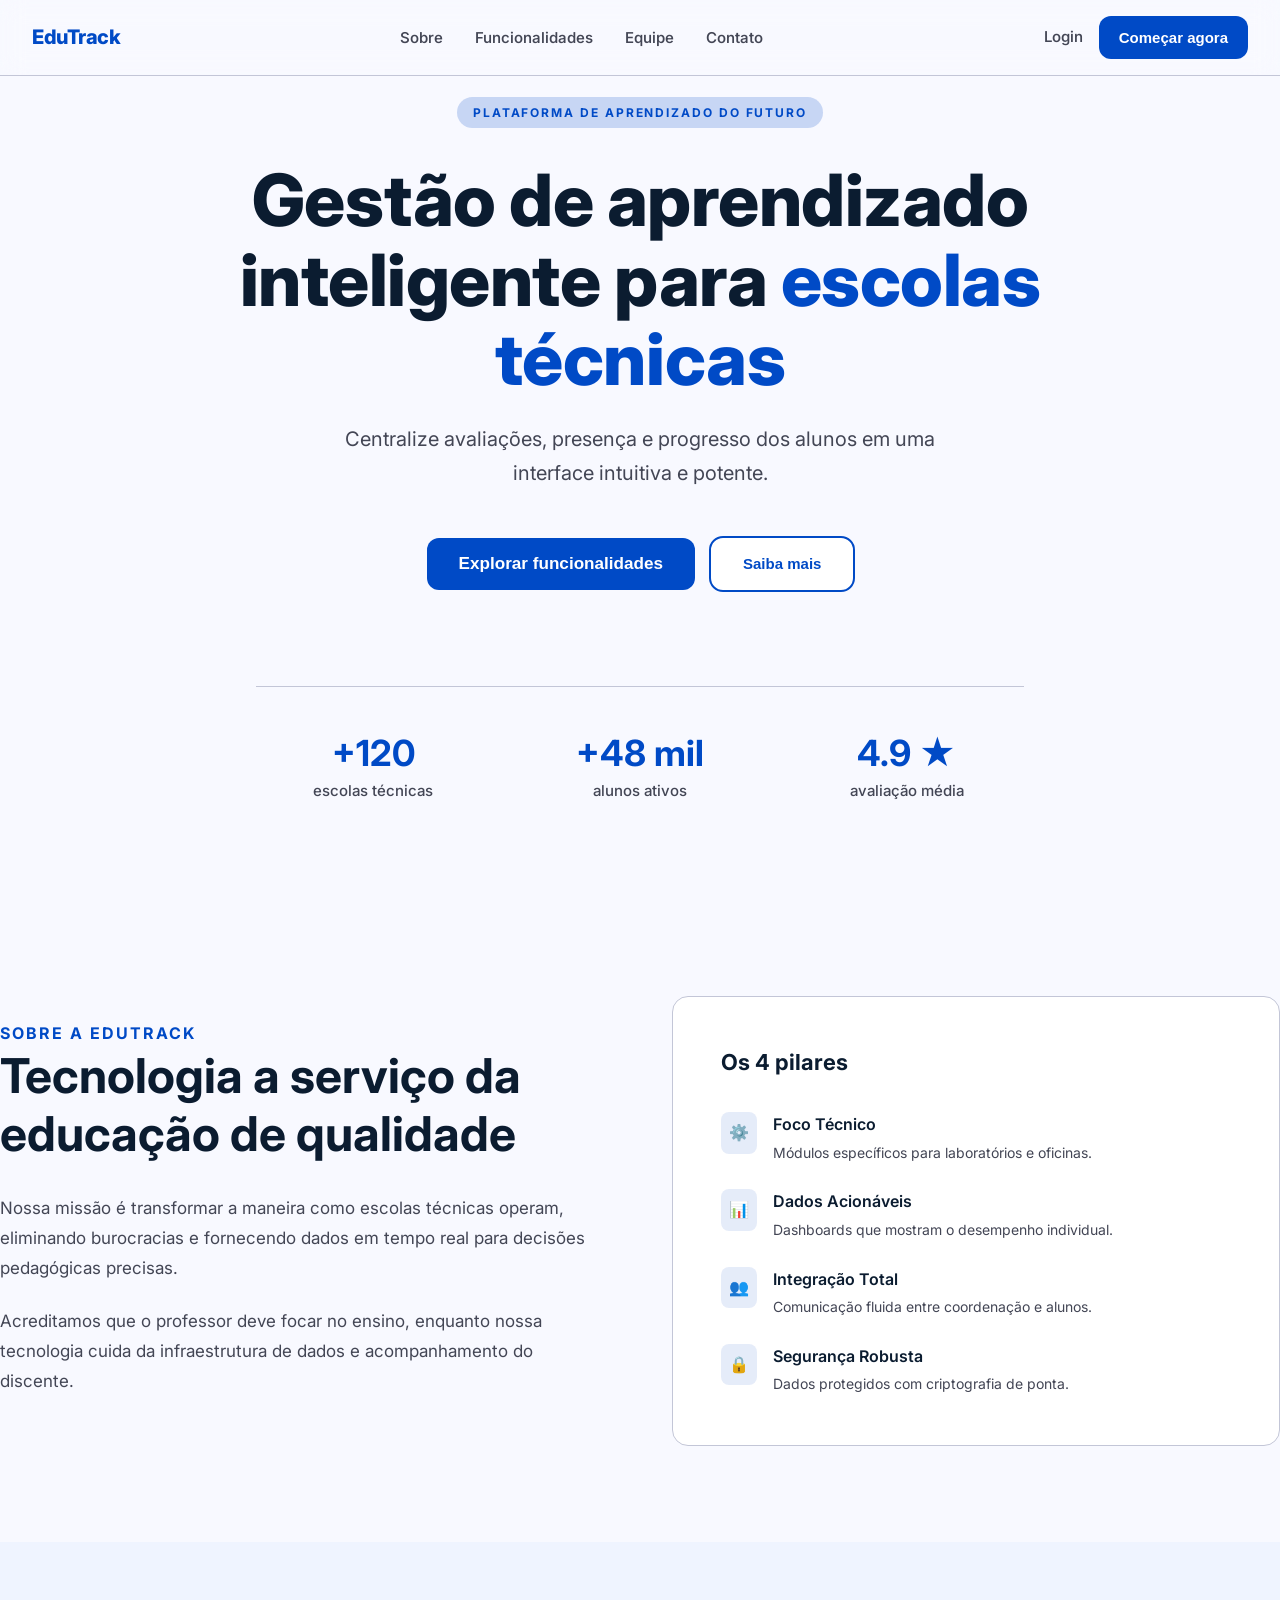
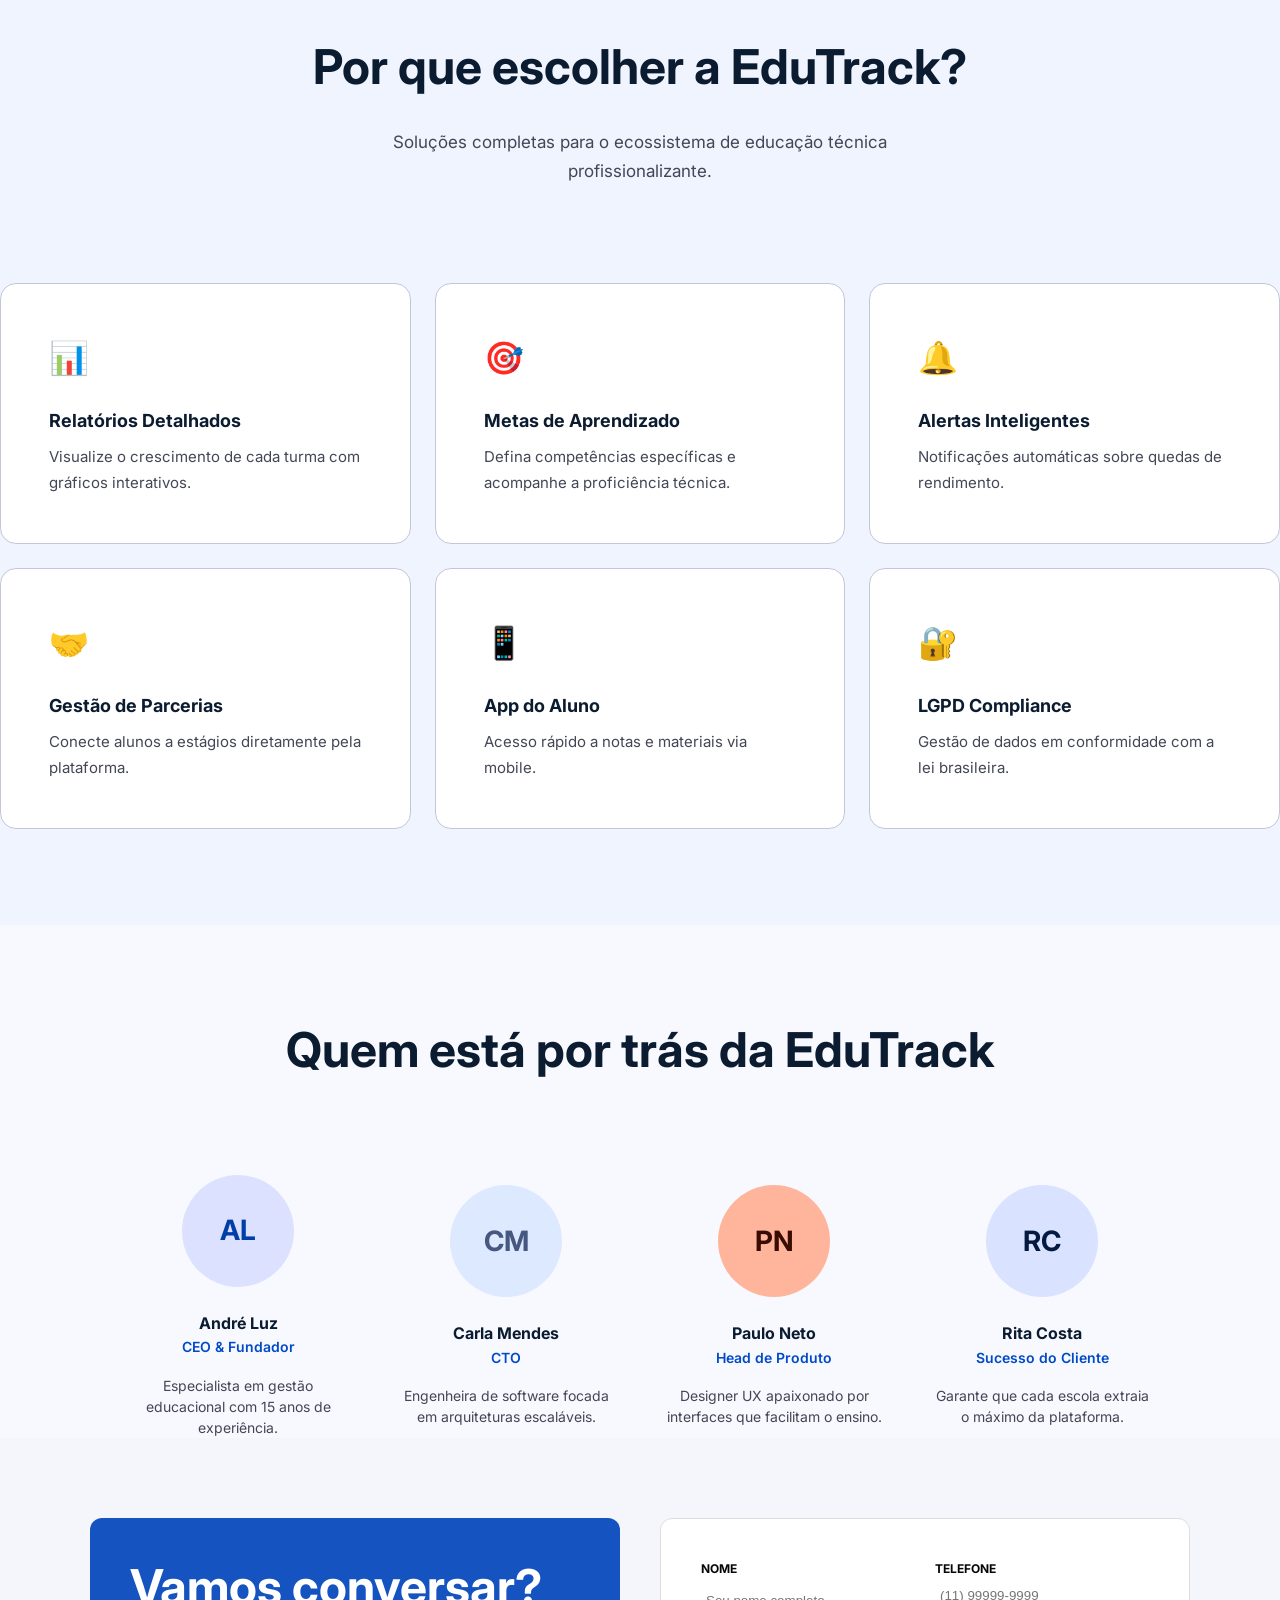
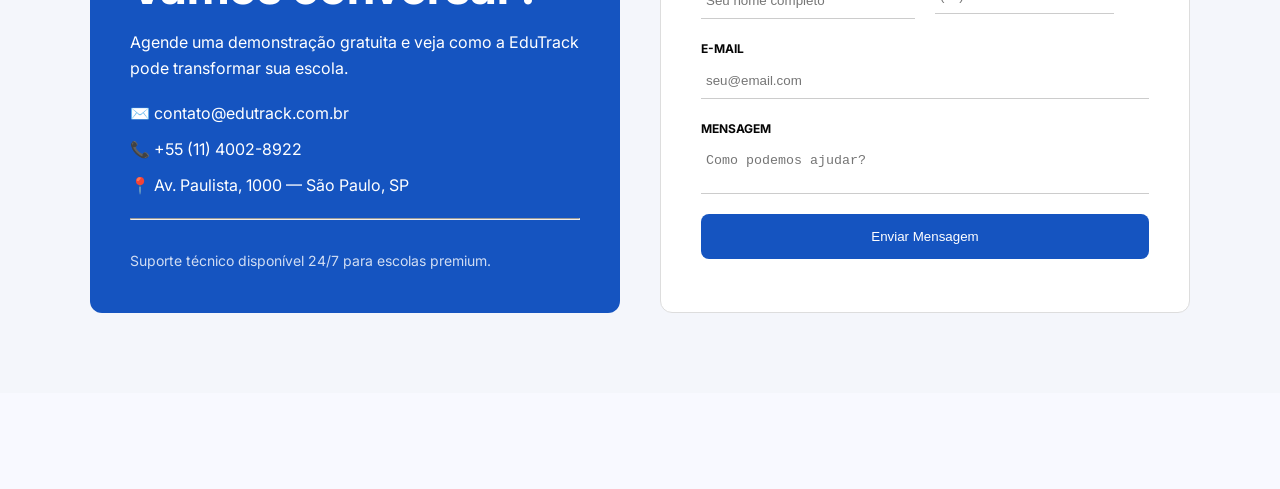
<file: Aula04/landingpage/index.html>
<!DOCTYPE html>
<html lang="pt-br">

<head>
    <meta charset="UTF-8">
    <meta name="viewport" content="width=device-width, initial-scale=1.0">

    <link rel="preconnect" href="https://fonts.googleapis.com">
    <link rel="preconnect" href="https://fonts.gstatic.com" crossorigin>
    <link
        href="https://fonts.googleapis.com/css2?family=Inter:ital,opsz,wght@0,14..32,100..900;1,14..32,100..900&family=Roboto:ital,wght@0,100..900;1,100..900&display=swap"
        rel="stylesheet">

    <link rel="stylesheet" href="style.css">


    <title>Landing Page EduTrack</title>
</head>

<body>

    <header class="navbar">
        <nav class="navbar-inner">

            <a href="#" class="navbar-logo">EduTrack</a>

            <ul class="navbar-links">
                <li><a href="#sobre">Sobre</a></li>
                <li><a href="#funcionalidades">Funcionalidades</a></li>
                <li><a href="#equipe">Equipe</a></li>
                <li><a href="#contato">Contato</a></li>
            </ul>

            <div class="navbar-botoes">
                <a href="#login" class="navbar-login-link">Login</a>
                <button class="navbar-button">Começar agora</button>
            </div>



        </nav>
    </header>

    <main>

        <section class="hero">

            <span class="hero-label">Plataforma de aprendizado do futuro</span>
            <h1 class="hero-titulo">
                Gestão de aprendizado inteligente para <span>escolas técnicas</span>
            </h1>
            <p class="hero-subtitulo">
                Centralize avaliações, presença e progresso dos alunos em uma interface intuitiva e potente.
            </p>

            <div class="hero-botoes">
                <button class="btn-funcionalidades">Explorar funcionalidades</button>
                <button class="btn-saiba-mais">Saiba mais</button>
            </div>

            <div class="hero-estatisticas">
                <!-- Primeiro item -->
                <div class="hero-estatisticas-item">
                    <span class="dados-numeros">+120</span>
                    <span class="dados-descricao">escolas técnicas</span>
                </div>
                <!-- Segundo item -->
                <div class="hero-estatisticas-item">
                    <span class="dados-numeros">+48 mil</span>
                    <span class="dados-descricao">alunos ativos</span>
                </div>
                <!-- Terceiro item -->
                <div class="hero-estatisticas-item">
                    <span class="dados-numeros">4.9 ★</span>
                    <span class="dados-descricao">avaliação média</span>
                </div>

            </div>

        </section>

        <section class="sobre">
            <div class="container">

                <div class="sobre-texto">
                    <!-- Início Primeira coluna -> Coluna dos textos -->
                    <span>Sobre a edutrack</span>
                    <h2>
                        Tecnologia a serviço da educação de qualidade
                    </h2>
                    <p class="sobre-paragrafo">
                        Nossa missão é transformar a maneira como escolas técnicas operam, eliminando burocracias e
                        fornecendo dados em tempo real para decisões pedagógicas precisas.
                    </p>

                    <p class="sobre-paragrafo">
                        Acreditamos que o professor deve focar no ensino, enquanto nossa tecnologia cuida da
                        infraestrutura de dados e acompanhamento do discente.
                    </p>
                </div> <!-- Final primeira coluna -->

                <!-- Início Segunda coluna -> Coluna dos pilares -->
                <div class="sobre-pilares">

                    <h3 class="sobre-pilares-titulo">Os 4 pilares</h3>
                    <ul class="pilares-lista">
                        <li class="pilar">
                            <div class="pilar-icone">⚙️</div>
                            <div>
                                <strong class="pilar-titulo">Foco Técnico</strong>
                                <span class="pilar-descricao">Módulos específicos para laboratórios e oficinas.</span>
                            </div>

                        </li>
                        <li class="pilar">
                            <div class="pilar-icone">📊</div>
                            <div>
                                <strong class="pilar-titulo">Dados Acionáveis</strong>
                                <span class="pilar-descricao">Dashboards que mostram o desempenho individual.</span>
                            </div>

                        </li>
                        <li class="pilar">
                            <div class="pilar-icone">👥</div>
                            <div>
                                <strong class="pilar-titulo">Integração Total</strong>
                                <span class="pilar-descricao">Comunicação fluida entre coordenação e alunos.</span>
                            </div>

                        </li>
                        <li class="pilar">
                            <div class="pilar-icone">🔒</div>
                            <div>
                                <strong class="pilar-titulo">Segurança Robusta</strong>
                                <span class="pilar-descricao">Dados protegidos com criptografia de ponta.</span>
                            </div>

                        </li>
                    </ul>

                </div>

            </div>
        </section>

        <section class="solucoes">

            <div class="container">
            
                <header class="solucoes-header">
                    <h2>Por que escolher a EduTrack?</h2>
                    <p class="solucoes-descricao">Soluções completas para o ecossistema de educação técnica
                        profissionalizante.</p>
                </header>

                <div class="cards-grid">

                    <div class="card">
                        <div class="card-icone">📊</div>
                        <div class="card-titulo">Relatórios Detalhados</div>
                        <p class="card-descricao">Visualize o crescimento de cada turma com gráficos interativos.</p>
                    </div>

                    <div class="card">
                        <div class="card-icone">🎯</div>
                        <div class="card-titulo">Metas de Aprendizado</div>
                        <p class="card-descricao">Defina competências específicas e acompanhe a proficiência técnica.
                        </p>
                    </div>

                    <div class="card">
                        <div class="card-icone">🔔</div>
                        <div class="card-titulo">Alertas Inteligentes</div>
                        <p class="card-descricao">Notificações automáticas sobre quedas de rendimento.</p>
                    </div>

                    <div class="card">
                        <div class="card-icone">🤝</div>
                        <div class="card-titulo">Gestão de Parcerias</div>
                        <p class="card-descricao">Conecte alunos a estágios diretamente pela plataforma.</p>
                    </div>

                    <div class="card">
                        <div class="card-icone">📱</div>
                        <div class="card-titulo">App do Aluno</div>
                        <p class="card-descricao">Acesso rápido a notas e materiais via mobile.</p>
                    </div>

                    <div class="card">
                        <div class="card-icone">🔐</div>
                        <div class="card-titulo">LGPD Compliance</div>
                        <p class="card-descricao">Gestão de dados em conformidade com a lei brasileira.</p>
                    </div>

                </div>


            </div>

        </section>

        <!-- Seção da Equipe -->
        <section class="equipe">
            <div class="container-equipe">                             
                <h2>Quem está por trás da EduTrack</h2>
                    <div class="dados-equipe">
 
 
                    <div class="membro-equipe">
 
                        <div class="avatar" style="background-color: #dbe1ff; color: #003ea8;">AL</div>
                        <h4>André Luz</h4>
                        <span class="membro-cargo">CEO & Fundador</span>
                        <p class="membro-descricao">Especialista em gestão educacional com 15 anos de experiência.</p>
                   
                    </div>
 
                    <div class="membro-equipe">
 
                        <div class="avatar" style="background-color: #dce9ff;color: #465780;">CM</div>
                        <h4>Carla Mendes</h4>
                        <span class="membro-cargo">CTO</span>
                        <p class="membro-descricao">Engenheira de software focada em arquiteturas escaláveis.</p>
                   
                    </div>
 
                    <div class="membro-equipe">
 
                        <div class="avatar" style="background-color: #FFB59C;color:#380C00;">PN</div>
                        <h4>Paulo Neto</h4>
                        <span class="membro-cargo">Head de Produto</span>
                        <p class="membro-descricao">Designer UX apaixonado por interfaces que facilitam o ensino.</p>
                   
                    </div>
 
                    <div class="membro-equipe">
 
                        <div class="avatar" style="background-color: #D9E2FF; color: #051A40;">RC</div>
                        <h4>Rita Costa</h4>
                        <span class="membro-cargo">Sucesso do Cliente</span>
                        <p class="membro-descricao">Garante que cada escola extraia o máximo da plataforma.</p>
                   
                    </div>

                    </div> 
                    
                    
                <section class="contato" id="contato">
<div class="contato__container">
 
        <!-- LADO ESQUERDO (INFO) -->
<div class="contato__info">
<h2>Vamos conversar?</h2>
 
            <p>
                Agende uma demonstração gratuita e veja como a EduTrack
                pode transformar sua escola.
</p>
 
            <ul class="contato__lista">
<li>✉️ contato@edutrack.com.br</li>
<li>📞 +55 (11) 4002-8922</li>
<li>📍 Av. Paulista, 1000 — São Paulo, SP</li>
</ul>
 
            <hr>
 
            <p class="contato__rodape">
                Suporte técnico disponível 24/7 para escolas premium.
</p>
</div>
 
        <!-- LADO DIREITO (FORMULÁRIO) -->
<div class="contato__form">
<form>
 
                <div class="form__linha">
<div class="form__campo">
<label for="nome"><b>Nome</b></label>
<input type="text" id="nome" placeholder="Seu nome completo" required>
</div>
 
                    <div class="form__campo">
<label for="telefone"><b>Telefone</b><label>
<input type="tel" id="telefone" placeholder="(11) 99999-9999" required>
</div>
</div>
 
                <div class="form__campo">
<label for="email"><b>E-mail</b></label>
<input type="email" id="email" placeholder="seu@email.com" required>
</div>
 
                <div class="form__campo">
<label for="mensagem"><b>Mensagem</b></label>
<textarea id="mensagem" placeholder="Como podemos ajudar?" required></textarea>
</div>
 
                <button type="submit" class="btn-enviar">
                    Enviar Mensagem
</button>
 
            </form>
</div>
 
    </div>
</section>

</main>

</body>

</html>
</file>
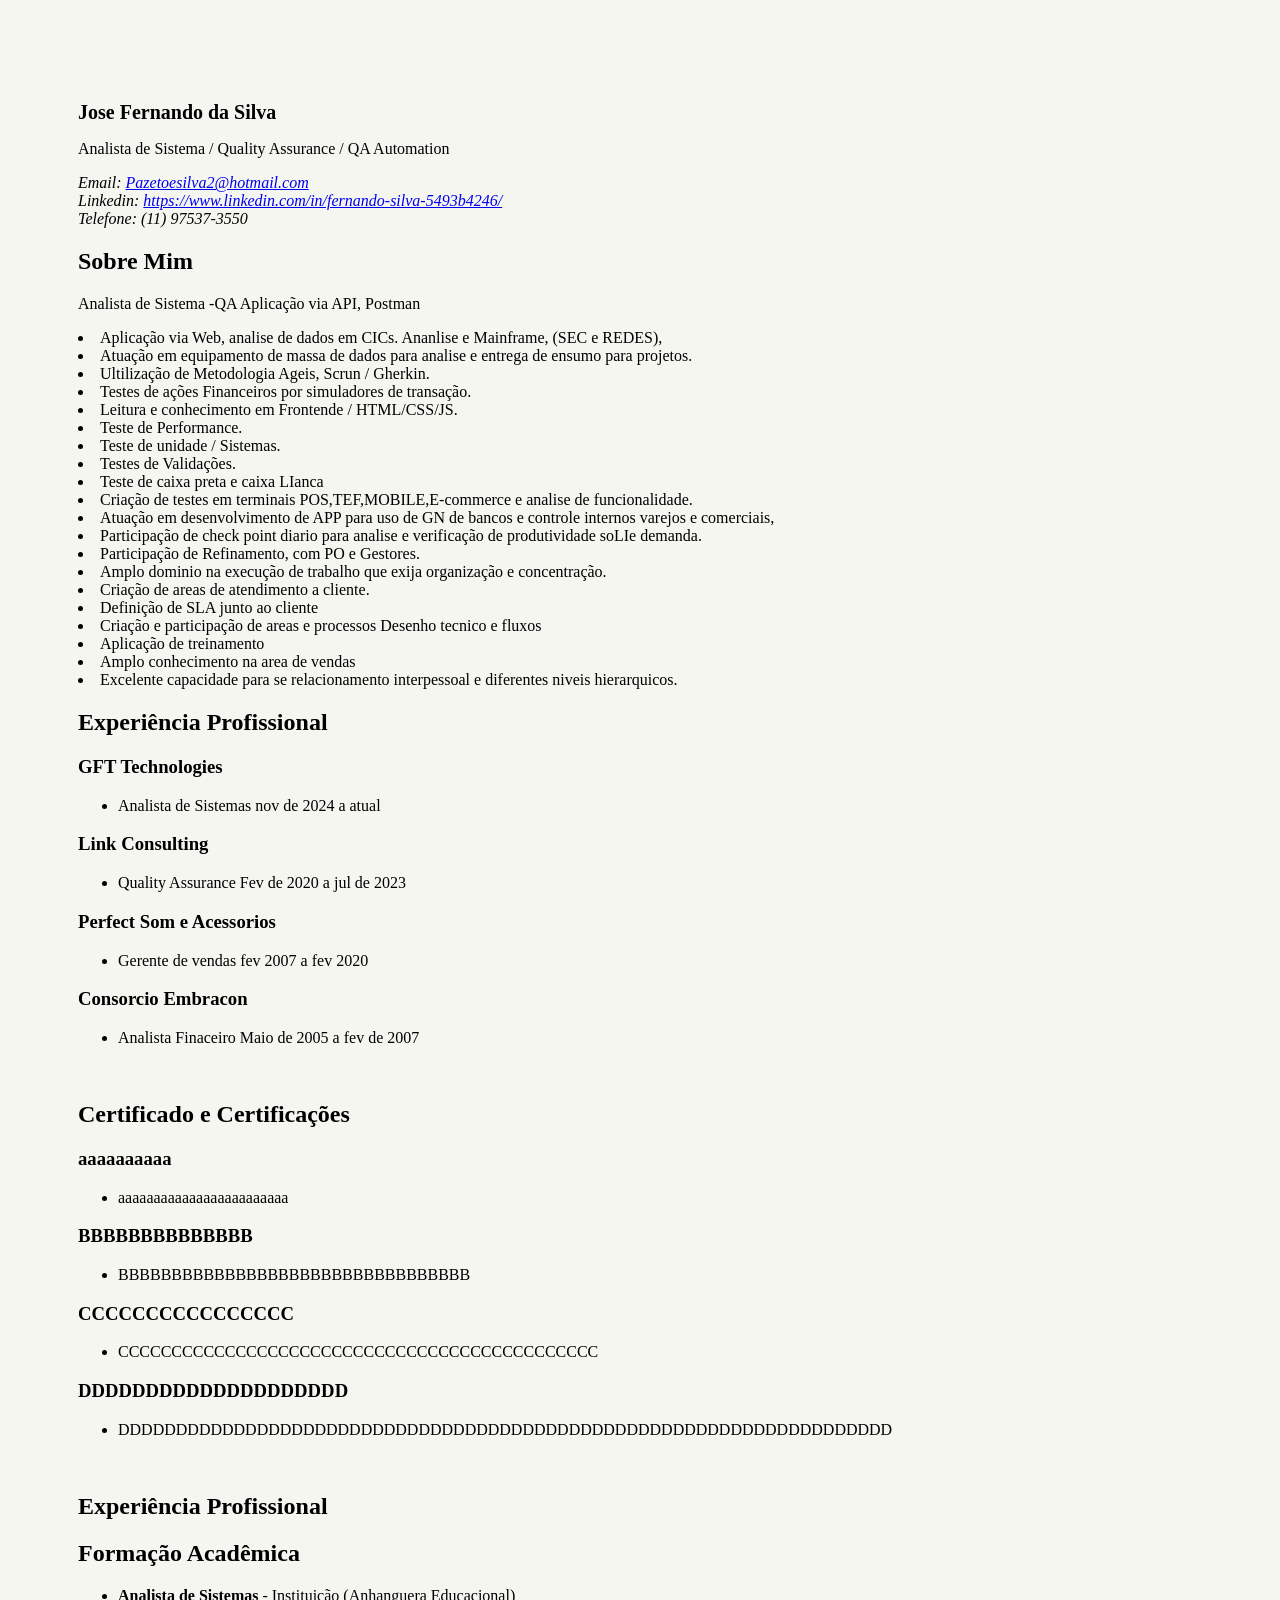
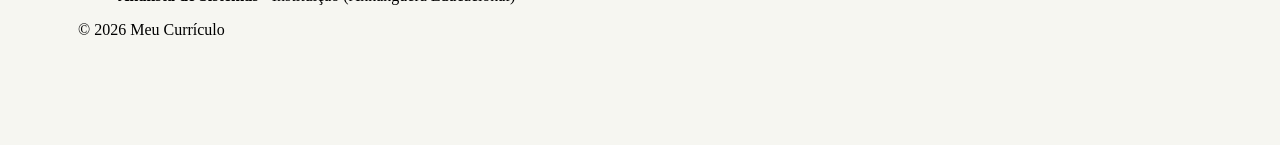
<file: Curriculun.html>
<!DOCTYPE html>
<html lang="pt-BR">
<head>
    <Style> 
        body {background-color: rgb(7, 7, 238); 
            color: rgb(0, 0, 1);
            padding: 80px 70px;
            margin-bottom: 10px;
            color:black
        }
            
    </Style>
    <meta charset="UTF-8">
    <title>Currículo Vitae</title>

</head>

<body style="background-color: rgb(246, 246, 241);">
    <header> 
            
        <h1 style="color: black(29, 2, 40, 0.195);
        font-size: 20px;
        font-family: Arial, 
        Helvetica, sans-serif 
        font width 900;
        text transform: .; uppercase:"
        
        >Jose Fernando da Silva</h1>
        <p>Analista de Sistema / Quality Assurance / QA Automation</p>
        <address>
            Email: <a href="Pazetoesilva2@hotmail.com">Pazetoesilva2@hotmail.com</a><br>
            Linkedin: <a href="https://www.linkedin.com/in/fernando-silva-5493b4246/">https://www.linkedin.com/in/fernando-silva-5493b4246/</a><br>

            Telefone: (11) 97537-3550
        </address>
    </header>

    <main>
        <section id="Analista de Sistema / Quality Assurance / QA Automation">
            <h2>Sobre Mim</h2>
            <p>Analista de Sistema -QA
                Aplicação via API, Postman
                <LI>
                Aplicação via Web, analise de dados em CICs. Ananlise e Mainframe, (SEC e REDES),
                <LI>
                Atuação em equipamento de massa de dados para analise e entrega de ensumo para projetos.
                <LI>
                Ultilização de Metodologia Ageis, Scrun / Gherkin.
                <LI>
                Testes de ações Financeiros por simuladores de transação.
                <LI>
                Leitura e conhecimento em Frontende / HTML/CSS/JS.
                <LI>
                Teste de Performance.
                <LI>
                Teste de unidade / Sistemas.
                <LI>
                Testes de Validações.
                <LI>
                Teste de caixa preta e caixa LIanca
                <LI>
                Criação de testes em terminais POS,TEF,MOBILE,E-commerce e analise de funcionalidade.
                <LI>
                Atuação em desenvolvimento de APP para uso de GN de bancos e controle internos varejos e comerciais,
                <LI>
                Participação de check point diario para analise e verificação de produtividade soLIe demanda.
                <LI>
                Participação de Refinamento, com PO e Gestores.
                <LI>
                Amplo dominio na execução de trabalho que exija organização e concentração.
                <LI>
                Criação de areas de atendimento a cliente.
                <LI>
                Definição de SLA junto ao cliente 
                <LI>
                Criação e participação de areas e processos
                Desenho tecnico e fluxos 
                <LI>
                Aplicação de treinamento
                <li>
                Amplo conhecimento na area de vendas 
                <li>
                Excelente capacidade para se relacionamento interpessoal e diferentes niveis hierarquicos.
                <br>     

            </p>
        </section>

        <section id="experiencia">
            <h2>Experiência Profissional</h2>
            <article>
                <h3>GFT Technologies</h3>
                <ul>
                    <li>Analista de Sistemas  nov de 2024 a atual</li>
                </ul>
                <H3> Link Consulting</H3>
                <ul>
                    <li>Quality Assurance Fev de 2020 a jul de 2023</li>
                </ul>
                <h3> Perfect Som e Acessorios</H3>  
                <ul>
                    <li> Gerente de vendas fev 2007 a fev 2020</li>
                </ul>
                </h3>
                <H3>Consorcio Embracon</H3>
                <ul>
                    <li>Analista Finaceiro Maio de 2005 a fev de 2007</li>
                </ul>
                <br>         
                
            </article>
        </section>

        <section id="Certificado">
            <h2>Certificado e Certificações</h2>
            <article>
                <h3>aaaaaaaaaa</h3>
                <ul>
                    <li>aaaaaaaaaaaaaaaaaaaaaaaa</li>
                </ul>
                <H3>BBBBBBBBBBBBBB</H3>
                <ul>
                    <li>BBBBBBBBBBBBBBBBBBBBBBBBBBBBBBBBB</li>
                </ul>
                <h3>CCCCCCCCCCCCCCCC</H3>  
                <ul>
                    <li>CCCCCCCCCCCCCCCCCCCCCCCCCCCCCCCCCCCCCCCCCCCCC</li>
                </ul>
                </h3>
                <H3>DDDDDDDDDDDDDDDDDDDD</H3>
                <ul>
                    <li>DDDDDDDDDDDDDDDDDDDDDDDDDDDDDDDDDDDDDDDDDDDDDDDDDDDDDDDDDDDDDDDDDDD</li>
                </ul>
                <br>         
                
            </article>
        </section>

        <section id="experiencia">
            <h2>Experiência Profissional</h2>
            <article>

        <section id="educacao">
            <h2>Formação Acadêmica</h2>
            <ul>
                <li><strong> Analista de Sistemas </strong> - Instituição (Anhanguera Educacional)</li>
            </ul>
        </section>
    </main>

    <footer>
        <p>&copy; 2026 Meu Currículo</p>
    </footer>
</body>
</html>
</file>
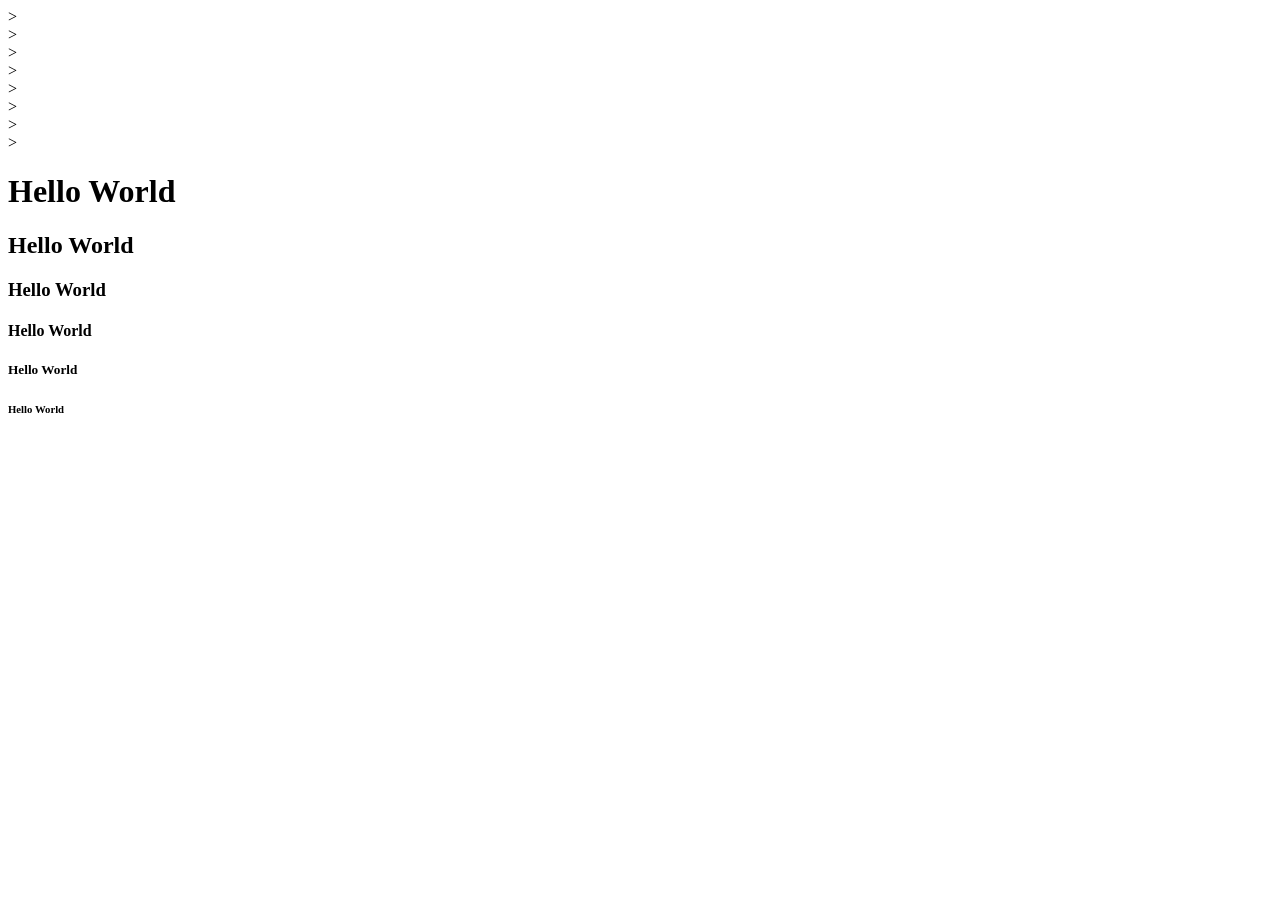
<file: estrura.html>
<!DOCTYPE html>
<html lang="pt-br">
<head>
    <meta charset="UTF-8">
    <meta name="viewport" content="width=device-width, initial-scale=1.0">
    <title>Aula01 HTML Semantico</title>
</head>

<body>
    <header>
        <!--cabeçalho : logotipo nome da lista-->>
    </header>
    <nav>
        <!--Menu de navegação principal-->>
    </nav>
    <!--Conteudo princial e unico da pagina-->>
    <main>
        <section>
            <!--Criar secoes na pagina-->>
        </section>

        <article>
            <!--conteudo independente: post, noticias-->>
        </article>

        <aside>
            <!--conteudo complementar secundario conteudo realcionado dica , banner, lista-->>
        </aside>

    </main>

    <footer>
        <!--Rodapé copyride. redes sociais,-->>
    </footer>
<!--Apenas 1 h1 tamanho das letras -->>
    <h1>Hello World</h1>
    <h2>Hello World</h2>
    <h3>Hello World</h3>
    <h4>Hello World</h4>
    <h5>Hello World</h5>
    <h6>Hello World</h6>
</body>

</html>
</file>
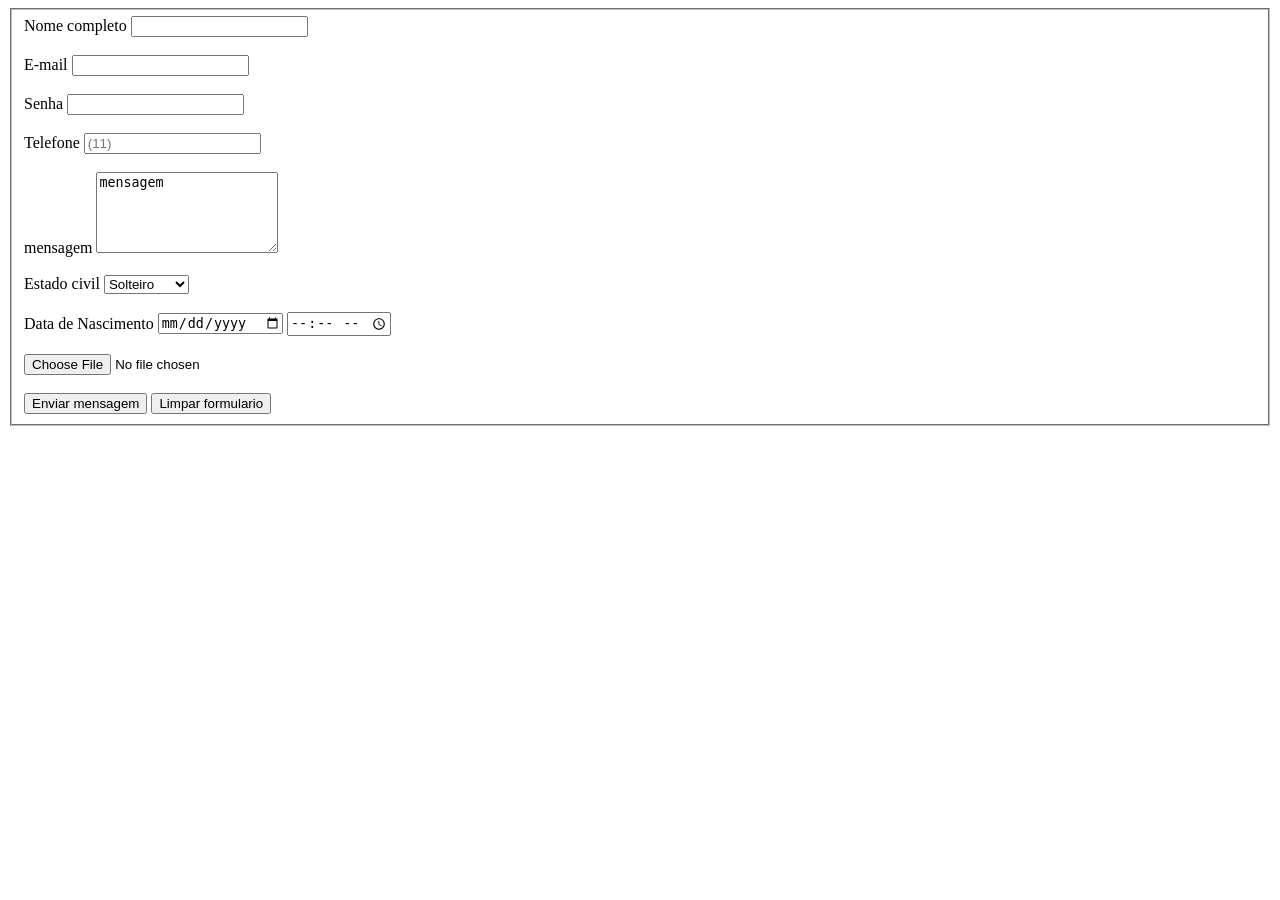
<file: form.html>
<!DOCTYPE html>
<html lang="pt-br">
<head>
    <meta charset="UTF-8">
    <meta name="viewport" content="width=device-width, initial-scale=1.0">
    <title>Document</title>
</head>
<body>
    <form action="cadastro">
        <fieldset>

            <div>
                <label for="">Nome completo</label>
                <input type="text" name="nomecompleto"id="nomecompleto">
                <!--Padrao de nomeclatura  - nome completo camelcase-->
            </div>
<br>
            <div>
                <label for="">E-mail</label>
                <input required type="E-mail" name="E-mail" id="E-mail">
            </div>  
<br>
            <div>
                <label for="senha">Senha</label>
                <input  required type="password" name="senha" id="senha">
            </div>
<br>
            <div>
                <label for="Telefone">Telefone</label>
                <input required type="Tel" maxlength="9" name="telefone" id="Telefone" placeholder="(11)">
            </div>    
            <br>
            <div>
                <label for="mensagem">mensagem</label>
                <textarea name="mensagem" rows="5" id="">mensagem</textarea>
            </div>
            <br>
<div>
                <label for="estadocivil">Estado civil</label>
                <select name="estadocivil" id="estadocivil">
                    <option value="solteiro">Solteiro</option>
                    <option value="casado">Casado</option>
                    <option value="divorciado">Divorciado</option>
                    <option value="viuvo">Viuvo</option>      
                </select>
            </div>
            <br>
            <div>
                <label for="dataNascimento">Data de Nascimento</label>
                <input type="date" name="dataNascimento" id="dataNascimento">
                <input type="time" name="dataNascimento" id="dataNascimento">
            </div>
<br>
            <div>
                <input type="file" name="arquivo" id="arquivo">
            </div>   
<br>

<button type="submit">Enviar mensagem</button>
<button type="reset"> Limpar formulario </button>

        
        </fieldset>

    </form>
    
</body>
</html>
</file>
<file: Aula04/landingpage/style.css>
/*css Reste */
/*CSS Reset */

/*CSS Reset */

* {
    margin: 0;
    padding: 0;
    box-sizing: border-box;
}

/* Declaração das variáveis CSS (Custom Properties) */

:root {
    /* Cores da Landing Page */ 

    --cor-primaria: #004AC6; 
    --cor-primaria-hover: #003EA8;
    --cor-fundo: #F8F9FF;
    --cor-branca: #FFFFFF;
    --cor-fundo-secundario: #EFF4FF;
    --cor-texto: #0B1C30;
    --cor-texto-suave: #434655;
    --cor-borda: #C3C6D7;

    /* Tipografia */
    --fonte-principal: 'Inter';

    /* Espaçamentos - Medida: rem -> Melhor acessibilidade: respeita configuração do usuário */

    --espaco-xs: 0.5rem;    /* 8px */
    --espaco-sm: 1rem;      /* 16px */
    --espaco-md: 1.5rem;    /* 24px */
    --espaco-lg: 2rem;      /* 32px */ 
    --espaco-xl: 3rem;      /* 48px */
    --espaco-xxl: 6rem;     /* 96px */
    
    /* Bordas arredondadas */ 

    --raio-sm: 0.5rem;
    --raio-md: 0.75rem;
    --raio-lg: 1rem;
   
}

body {
    font-family: var(--fonte-principal);
    background-color: var(--cor-fundo);
    color: var(--cor-texto);
    line-height: 1.6;

}

h2 {
    font-size: clamp(1.75rem, 3rem, 3rem);
    font-weight: 700;
    line-height: 1.2;
    color: var(--cor-texto);
    margin-bottom: var(--espaco-lg);
}

.navbar {
    /*Fixa o elemento na tela */
    position: fixed;
    top: 0;
    left: 0;
    width: 100%;
    z-index:99999; /* Posicionamento dos itens em camada: FRENTE - SOBREPOSTO */
    backdrop-filter: blur(12px); /* Efeito de vidro opaco */
    border-bottom: 1px solid var(--cor-borda);


}

.navbar-inner {
    display: flex;
    justify-content: space-between;
    align-items: center;
    max-width: 1280px;
    margin: 0 auto; /* Centraliza o elemento horizontalmente */
    padding: var(--espaco-sm) var(--espaco-lg);

}

.navbar-logo {
    font-size: 1.25rem;
    font-weight: 800;
    color: var(--cor-primaria);
    text-decoration: none;
    letter-spacing: -0.03rem;
}

.navbar-links {
    display: flex;
    list-style: none;
    gap: var(--espaco-lg);
}

.navbar-links a {
    text-decoration: none;
    color: var(--cor-texto-suave);
    font-size: 0.9375rem;
    font-weight: 550;
    
}
/* Comportamento quando o mouse passa por cima */
.navbar-links a:hover {
    color: var(--cor-primaria);
}

.navbar-botoes {
    display: flex;
    align-items: center;
    gap: var(--espaco-sm);
}

.navbar-button {
    background-color: var(--cor-primaria);
    border: none;
    color: var(--cor-branca);
    font-size: 0.9375rem;
    font-weight: 700;
    padding: 0.8rem 1.25rem;
    border-radius: var(--raio-md);
    cursor: pointer; /* Mãozinha aparecendo no botão */
    transition: all 0.15s ease;

}
/* Dentro do hover só adicionamos o que será alterado */
.navbar-button:hover {
    background-color: var(--cor-primaria-hover);
    transform: scale(1.05);
}

.navbar-login-link {
    text-decoration: none;
    color: var(--cor-texto-suave);
    font-weight: 550;
    font-size: 0.9375rem;

}

.navbar-login-link:hover {
    color: var(--cor-primaria-hover);
}

.hero {
    /* vh = viewport height. 100vh = altura total da janela */
    min-height: 100vh;
    display: flex;
    flex-direction: column;
    align-items: center;
    justify-content: center;
    padding: var(--espaco-lg) var(--espaco-xxl) ;

}

.hero-label {
    display: inline-block;
    /* background-color: #0049c638 ; */
    background-color: color-mix(in srgb, var(--cor-primaria) 20%, transparent);
    text-transform: uppercase;
    color: var(--cor-primaria);
    font-size: 0.75rem;
    font-weight: 700;
    letter-spacing: 0.12rem;
    padding: 0.375rem 1rem;
    border-radius: var(--raio-lg);
    margin-bottom: var(--espaco-lg);

}

.hero-titulo {
    /* clamp(mínimo, ideal, máximo) significa:
        - Nunca menor que "mínimo" - em telas pequenas
        - Tamanho ideal
        - Nunca maior que "máximo" - em telas grandes
    */
    font-size: clamp(2.5rem, 5.7rem, 4.5rem);
    font-weight: 800;
    line-height: 1.1;
    letter-spacing: -0.03rem;
    color: var(--cor-texto);
    max-width: 56rem;
    text-align: center;
    margin-bottom: var(--espaco-md);

}

.hero-titulo span {
    color: var(--cor-primaria);
}

.hero-subtitulo {
    font-size: clamp(1rem, 1.875rem, 1.25rem);
    color: var(--cor-texto-suave);
    max-width: 42rem;
    line-height: 1.7;
    margin-bottom: var(--espaco-xl);
    text-align: center;
}

.hero-botoes {
    display: flex;
    gap: var(--espaco-sm);
    margin-bottom: var(--espaco-xxl);
}

.btn-funcionalidades {
    background-color: var(--cor-primaria);
    border: none;
    color: var(--cor-branca);
    font-size: 1.07rem;
    font-weight:700;
    padding: 1rem 2rem;
    border-radius: var(--raio-md);
    cursor: pointer; /* Mãozinha aparecendo no botão */
    transition: all 0.15s ease;

}

.btn-funcionalidades:hover  {
    background-color: var(--cor-primaria-hover);
    transform: scale(1.05);
}

.btn-saiba-mais {
    background-color: var(--cor-branca);
    border: none;
    outline: 2px solid var(--cor-primaria) ;
    color: var(--cor-primaria);
    font-size: 0.9375rem;
    font-weight: 700;
    padding: 1rem 2rem;
    border-radius: var(--raio-md);
    cursor: pointer; /* Mãozinha aparecendo no botão */
    transition: all 0.15s ease;

}

.btn-saiba-mais:hover  {
    transform: scale(1.05);
}

.hero-estatisticas {
    display: grid;
    grid-template-columns: repeat(3, 1fr);
    gap: var(--espaco-lg);
    width: 100%;
    max-width: 48rem;
    padding-top: var(--espaco-xl);
    border-top: 1px solid var(--cor-borda);

}

.hero-estatisticas-item {
    display: flex;
    flex-direction: column;
    align-items: center;
    gap: var(--espaco-xs);
}

.dados-numeros {
    font-size: 2.25rem;
    color: var(--cor-primaria);
    font-weight: 700;
    line-height: 1;
}

.dados-descricao {
    font-size: 0.9375rem;
    color: var(--cor-texto-suave);
    font-weight: 500;
}


.sobre {
    padding: var(--espaco-xxl) 0;
}

.sobre .container {
    display: grid;
    grid-template-columns: 1fr 1fr;
    /* 1fr 1fr -> Duas colunas de tamanhos iguais */
    gap: 4rem;
    align-items: center;
    max-width: 1280px;
    margin: 0 auto;
 
    
}

.sobre-texto span {
    text-transform: uppercase;
    color: var(--cor-primaria);
    font-weight: 700;
    letter-spacing: 2px;
    margin-bottom: var(--espaco-sm);
}

.sobre-paragrafo {
    font-size: 1.0625rem;
    color: var(--cor-texto-suave);
    line-height: 1.75;
    margin-bottom: var(--espaco-md);
}

.sobre-pilares {
    background-color: var(--cor-branca);
    border: 1px solid var(--cor-borda);
    border-radius: var(--raio-lg);
    padding: var(--espaco-xl);
}

.sobre-pilares-titulo {
    font-size: 1.375rem;
    font-weight: 700;
    color: var(--cor-texto);
    margin-bottom: var(--espaco-lg);

}

.pilares-lista {
    list-style: none;
    display: flex;
    flex-direction: column;
    gap: var(--espaco-md);
}

.pilar {
    display: flex;
    align-items: start;
    gap: var(--espaco-sm);

}

.pilar-icone {
    background-color: color-mix(in srgb, var(--cor-primaria) 10%, transparent);
    padding: var(--espaco-xs);
    border-radius: var(--raio-sm);
    /*Comentário*/
}

.pilar-titulo {
    display: block;
    font-weight: 600;
    color: var(--cor-texto);
    margin-bottom: 2px;
}

.pilar-descricao {
    font-size: 0.875rem;
    color: var(--cor-texto-suave);
    line-height: 1.5;
}

/* SOLUÇÕES ===================================== */

.solucoes {
    background-color: var(--cor-fundo-secundario);
    padding: var(--espaco-xxl) 0;
}

.solucoes .container {
    max-width: 1280px;
    margin: 0 auto;
}

.solucoes-header {
    text-align: center;
    margin-bottom: var(--espaco-xxl);

}

.solucoes-descricao {
    text-align: center;
    font-size: 1.0625rem;
    color: var(--cor-texto-suave);
    line-height: 1.75;
    margin: 0 auto;
    max-width: 38rem;
}

.cards-grid {
    display: grid;
    /*auto-fill: o grid cria quantas colunas couberem */
    /*minmax(300px, 1fr): cada coluna tem no mínimo 400px e no máximo 1fr(distribui no espaço restante) */
    grid-template-columns: repeat(auto-fill, minmax(400px, 1fr));
    gap: var(--espaco-md);
}

.card {
    background-color: var(--cor-branca);
    border: 1px solid var(--cor-borda);
    border-radius: var(--raio-lg);
    padding: var(--espaco-xl);
    transition: transform 0.2s ease;

}

.card:hover {
    transform: translateY(-6px);
    box-shadow: 0 12px 40px #00000020;
}

.card-icone {
    font-size: 2rem;
    font-weight: 700;
    margin-bottom: var(--espaco-md);
}

.card-titulo {
    font-size: 1.125rem;
    font-weight: 700;
    color: var(--cor-texto);
    margin-bottom: var(--espaco-xs);
}

.card-descricao {
    font-size: 0.9375rem;
    color: var(--cor-texto-suave);
    line-height: 1.7;
}

/* EQUIPE ===================================== */
.equipe {
    padding: var(--espaco-xxl) 0;
}
 
.container-equipe {
    max-width: 1280px;
    width: 100%;
    margin: 0 auto;
    text-align: center;

}
 
.dados-equipe {
    display: flex;
    flex-wrap: wrap;
    justify-content: center;
    gap: var(--espaco-xl);
    margin-top: var(--espaco-xxl);
}
 
.membro-equipe {
    width: 100%;
    max-width: 220px;
    display: flex;
    flex-direction: column;
    align-items: center;
    justify-content: center;
}
 
.avatar {
    width: 112px;
    height: 112px;
    display: flex;
    justify-content: center;
    align-items: center;
    font-size: 1.75rem;
    font-weight: 700;
    border-radius: 50%;
    margin-bottom: var(--espaco-md);
    
}
.avatar:hover {
    transform: scale(1.2);
    transition: ease 0.3s;
}

.membro-cargo {
    font-size: 0.875rem;
    color: var(--cor-primaria);
    font-weight: 600;
    margin-bottom: var(--espaco-sm);
}

.membro-descricao {
    font-size: 0.875rem;
    color: var(--cor-texto-suave);
    line-height: 1.5;
    text-align: center;
}

.contato {
    background: #f4f6fb;
    padding: 80px 20px;
    display: flex;
    justify-content: center;
}
 
.contato__container {
    display: grid;
    grid-template-columns: 1fr 1fr;
    gap: 40px;
    max-width: 1100px;
    width: 100%;
}
 
/* LADO ESQUERDO */
.contato__info {
    background: #1554c0;
    color: white;
    padding: 40px;
    border-radius: 12px;
    text-align: start;
}
 
.contato__info h2 {
    margin-bottom: 15px;
    color: white;
}
 
.contato__lista {
    margin: 20px 0;
    list-style: none;
}
 
.contato__lista li {
    margin-bottom: 10px;
}
 
.contato__rodape {
    margin-top: 30px;
    font-size: 14px;
    opacity: 0.8;
}
 
/* FORMULÁRIO */
.contato__form {
    background: #fff;
    padding: 40px;
    border-radius: 12px;
    border: 1px solid #ddd;
    text-align: start;
}
 
.form__linha {
    display: flex;
    gap: 20px;
    align-items: start;
}
 
.form__campo {
    display: flex;
    flex-direction: column;
    width: 100%;
    margin-bottom: 20px;
}
 
.form__campo label {
    font-size: 12px;
    margin-bottom: 5px;
    color: #060606;
    align-items:flex-start;
    text-transform: uppercase;
}
 
.form__campo input,
.form__campo textarea {
    border: none;
    border-bottom: 1px solid #ccc;
    padding: 10px 5px;
    outline: none;
    align-items:flex-start;
}
 
textarea {
    resize: none;
}
 
.btn-enviar {
    width: 100%;
    background: #1554c0;
    color: white;
    border: none;
    padding: 15px;
    border-radius: 8px;
    cursor: pointer;
    font: 700;
}
 
.btn-enviar:hover {
    background: #0f3f94;
}
</file>
